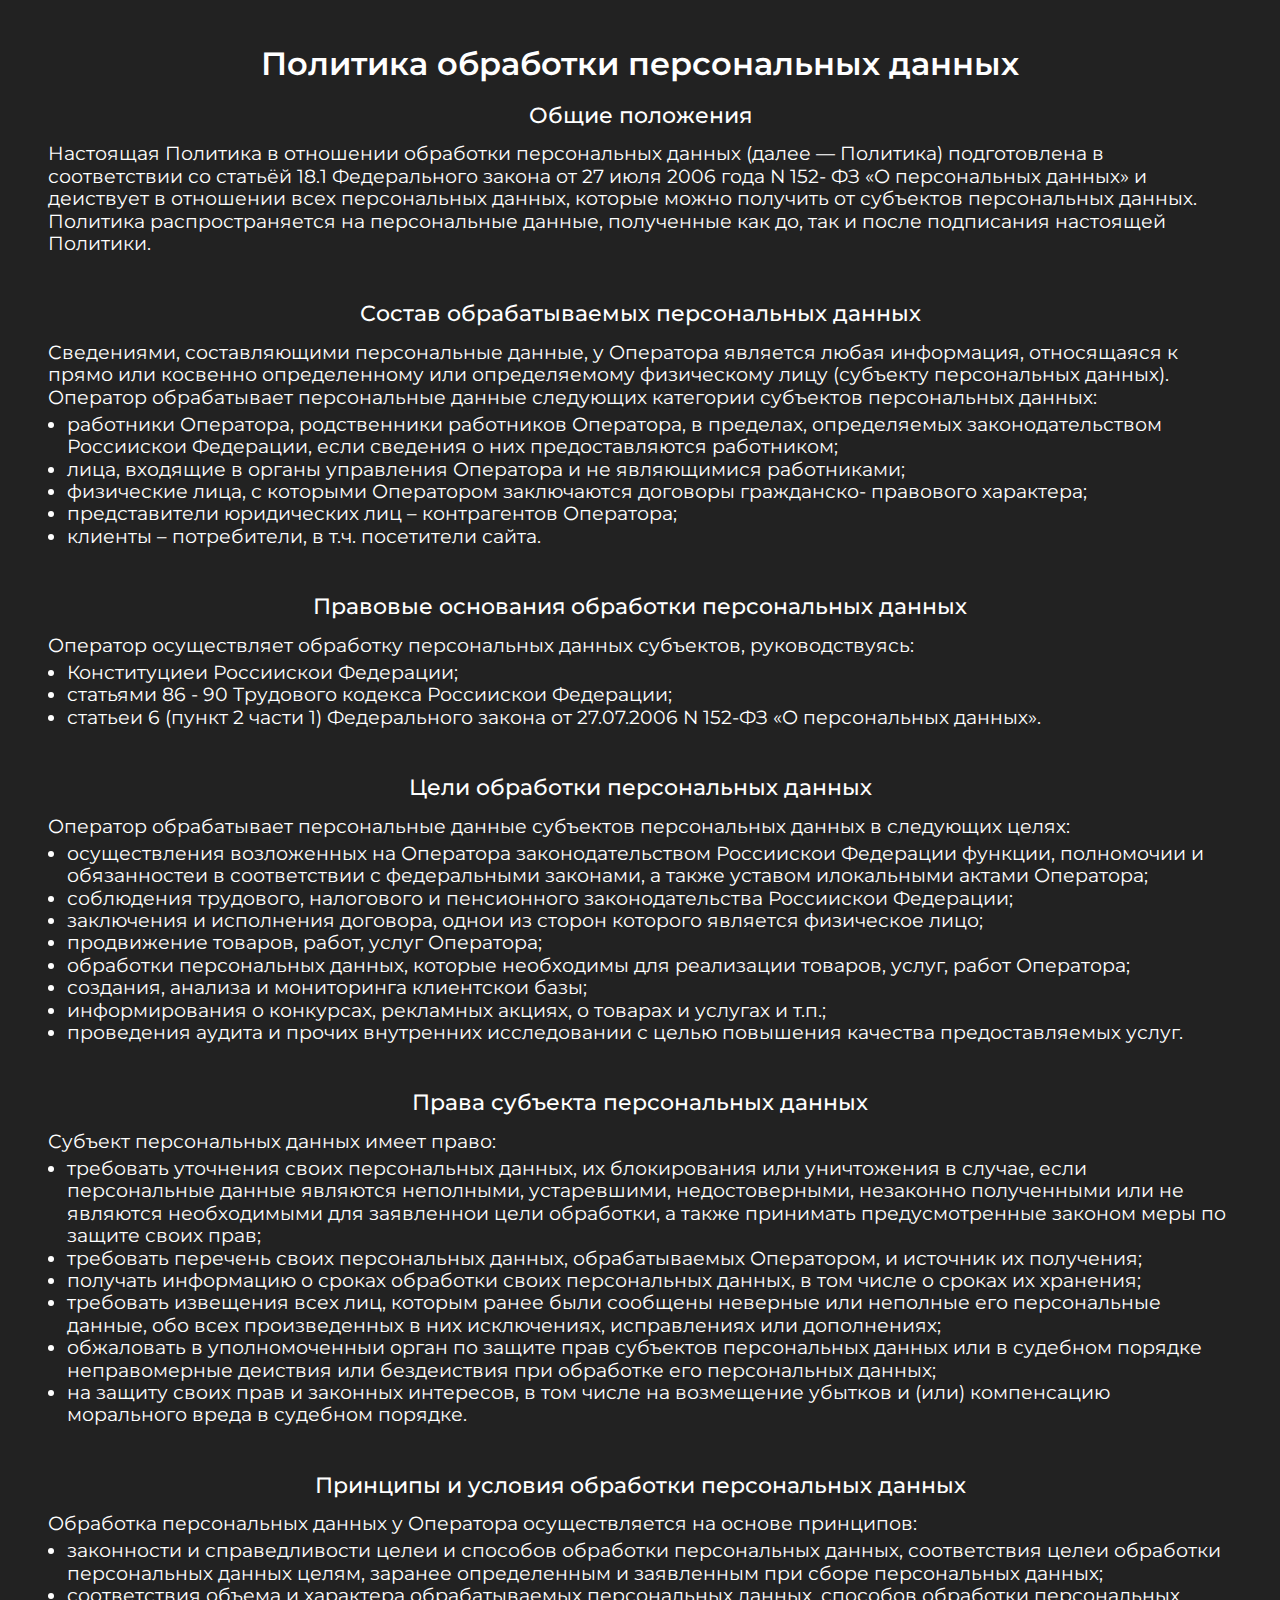
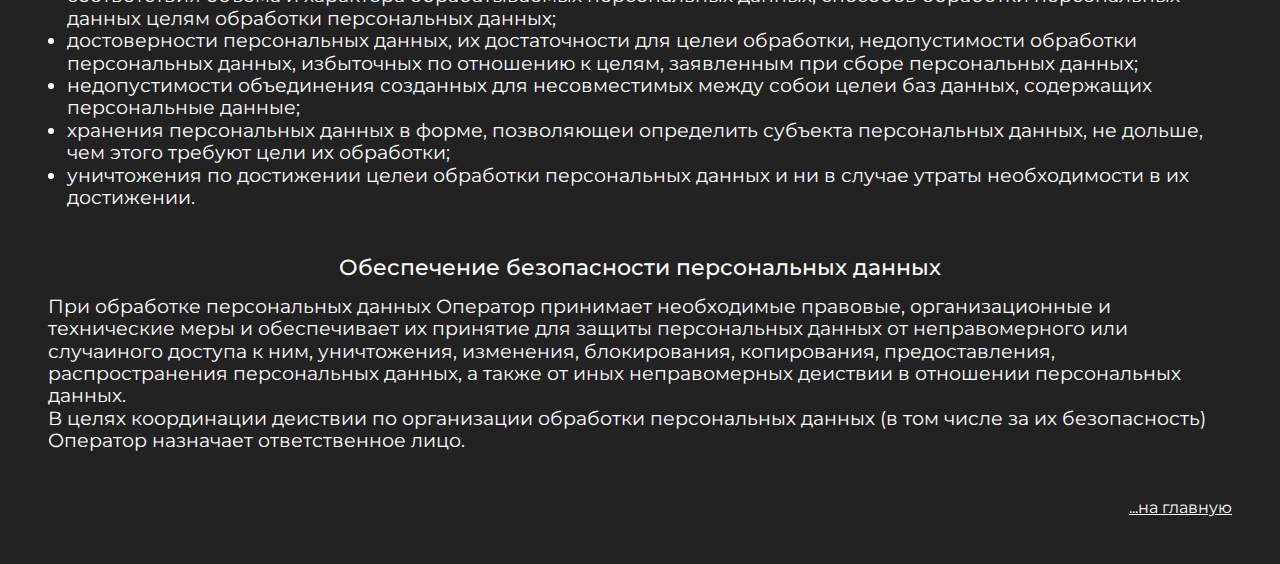
<file: agree.html>
<!DOCTYPE html>
<html lang="en">
<head>
  <meta charset="UTF-8">
  <meta http-equiv="X-UA-Compatible" content="IE=edge">
  <meta name="viewport" content="width=device-width, initial-scale=1.0">
  <link href="https://fonts.googleapis.com/css?family=Montserrat:100,200,300,regular,500,600,700,800,900,100italic,200italic,300italic,italic,500italic,600italic,700italic,800italic,900italic" rel="stylesheet" />
  <link rel="stylesheet" href="css/reset.css">
  <link rel="stylesheet" href="css/agree.css">
  <title>Грузы из Китая</title>
</head>
<body>
  <h1>Политика обработки персональных данных</h1>
  <div class="part">
    <h2>Общие положения</h2>
    <p>
      Настоящая Политика в отношении обработки персональных данных (далее — Политика) подготовлена в соответствии со статьёй 18.1 Федерального закона от 27 июля 2006 года N 152- ФЗ «О персональных данных» и деиствует в отношении всех персональных данных, которые можно получить от субъектов персональных данных.
    </p>
    <p>
      Политика распространяется на персональные данные, полученные как до, так и после подписания настоящей Политики.
    </p>
  </div>
  
  <div class="part">
    <h2>Состав обрабатываемых персональных данных</h2>
    <p>
      Сведениями, составляющими персональные данные, у Оператора является любая информация, относящаяся к прямо или косвенно определенному или определяемому физическому лицу (субъекту персональных данных).
    </p>
    <p>
      Оператор обрабатывает персональные данные следующих категории субъектов персональных данных:
    </p>
    <ul>
      <li>работники Оператора, родственники работников Оператора, в пределах, определяемых законодательством Россиискои Федерации, если сведения о них предоставляются работником;</li>
      <li>лица, входящие в органы управления Оператора и не являющимися работниками;</li>
      <li>физические лица, с которыми Оператором заключаются договоры гражданско- правового характера;</li>
      <li>представители юридических лиц – контрагентов Оператора;</li>
      <li>клиенты – потребители, в т.ч. посетители сайта.</li>
    </ul>
  </div>
  
  <div class="part">
    <h2>Правовые основания обработки персональных данных</h2>
    <p>
      Оператор осуществляет обработку персональных данных субъектов, руководствуясь:
    </p>
    <ul>
      <li>Конституциеи Россиискои Федерации;</li>
      <li>статьями 86 - 90 Трудового кодекса Россиискои Федерации;</li>
      <li>статьеи 6 (пункт 2 части 1) Федерального закона от 27.07.2006 N 152-ФЗ «О персональных данных».</li>
    </ul>
  </div>
  
  <div class="part">
    <h2>Цели обработки персональных данных</h2>
    <p>
      Оператор обрабатывает персональные данные субъектов персональных данных в следующих целях:
    </p>
    <ul>
      <li>осуществления возложенных на Оператора законодательством Россиискои Федерации функции, полномочии и обязанностеи в соответствии с федеральными законами, а также уставом илокальными актами Оператора;</li>
      <li>соблюдения трудового, налогового и пенсионного законодательства Россиискои Федерации;</li>
      <li>заключения и исполнения договора, однои из сторон которого является физическое лицо;</li>
      <li>продвижение товаров, работ, услуг Оператора;</li>
      <li>обработки персональных данных, которые необходимы для реализации товаров, услуг, работ Оператора;</li>
      <li>создания, анализа и мониторинга клиентскои базы;</li>
      <li>информирования о конкурсах, рекламных акциях, о товарах и услугах и т.п.;</li>
      <li>проведения аудита и прочих внутренних исследовании с целью повышения качества предоставляемых услуг.</li>
    </ul>
  </div>

  <div class="part">
    <h2>Права субъекта персональных данных</h2>
    <p>
      Субъект персональных данных имеет право:
    </p>
    <ul>
      <li>требовать уточнения своих персональных данных, их блокирования или уничтожения в случае, если персональные данные являются неполными, устаревшими, недостоверными, незаконно полученными или не являются необходимыми для заявленнои цели обработки, а также принимать предусмотренные законом меры по защите своих прав;</li>
      <li>требовать перечень своих персональных данных, обрабатываемых Оператором, и источник их получения;</li>
      <li>получать информацию о сроках обработки своих персональных данных, в том числе о сроках их хранения;</li>
      <li>требовать извещения всех лиц, которым ранее были сообщены неверные или неполные его персональные данные, обо всех произведенных в них исключениях, исправлениях или дополнениях;</li>
      <li>обжаловать в уполномоченныи орган по защите прав субъектов персональных данных или в судебном порядке неправомерные деиствия или бездеиствия при обработке его персональных данных;</li>
      <li>на защиту своих прав и законных интересов, в том числе на возмещение убытков и (или) компенсацию морального вреда в судебном порядке.</li>
    </ul>
  </div>
  
  <div class="part">
    <h2>Принципы и условия обработки персональных данных</h2>
    <p>
      Обработка персональных данных у Оператора осуществляется на основе принципов:
    </p>
    <ul>
      <li>законности и справедливости целеи и способов обработки персональных данных, соответствия целеи обработки персональных данных целям, заранее определенным и заявленным при сборе персональных данных;</li>
      <li>соответствия объема и характера обрабатываемых персональных данных, способов обработки персональных данных целям обработки персональных данных;</li>
      <li>достоверности персональных данных, их достаточности для целеи обработки, недопустимости обработки персональных данных, избыточных по отношению к целям, заявленным при сборе персональных данных;</li>
      <li>недопустимости объединения созданных для несовместимых между собои целеи баз данных, содержащих персональные данные;</li>
      <li>хранения персональных данных в форме, позволяющеи определить субъекта персональных данных, не дольше, чем этого требуют цели их обработки;</li>
      <li>уничтожения по достижении целеи обработки персональных данных и ни в случае утраты необходимости в их достижении.</li>
    </ul>
  </div>
  
  <div class="part">
    <h2>Обеспечение безопасности персональных данных</h2>
    <p>
      При обработке персональных данных Оператор принимает необходимые правовые, организационные и технические меры и обеспечивает их принятие для защиты персональных данных от неправомерного или случаиного доступа к ним, уничтожения, изменения, блокирования, копирования, предоставления, распространения персональных данных, а также от иных неправомерных деиствии в отношении персональных данных.
    </p>
    <p>
      В целях координации деиствии по организации обработки персональных данных (в том числе за их безопасность) Оператор назначает ответственное лицо.
    </p>
  </div>

  <a class="bck" href="index.html">...на главную</a>
</body>
</html>
</file>
<file: css/agree.css>
html {
  background: #222222;
  font-family: 'Montserrat';
  color: white;
  font-size: 16px;
}

body {
  padding: 3rem;
}

h1 {
  text-align: center;
  font-size: 2rem;
  font-weight: 600;
  margin-bottom: 1.5rem;
}

h2 {
  text-align: center;
  font-size: 1.4rem;
  font-weight: 500;
  margin-bottom: 1rem;
}

p, li {
  font-size: 1.2rem;
  line-height: 1.4rem;
}

ul {
  list-style-type: disc;
  margin-top: 0.3rem;
  padding-left: 1.2rem;
}

.part {
  margin-bottom: 3rem;
}

.bck {
  text-align: end;
  display: block;
  color: white;
}

@media (max-width:486px) {
  html {
    font-size: 14px;
  }
  body {
    padding: 3rem 2rem;
  }
}
</file>
